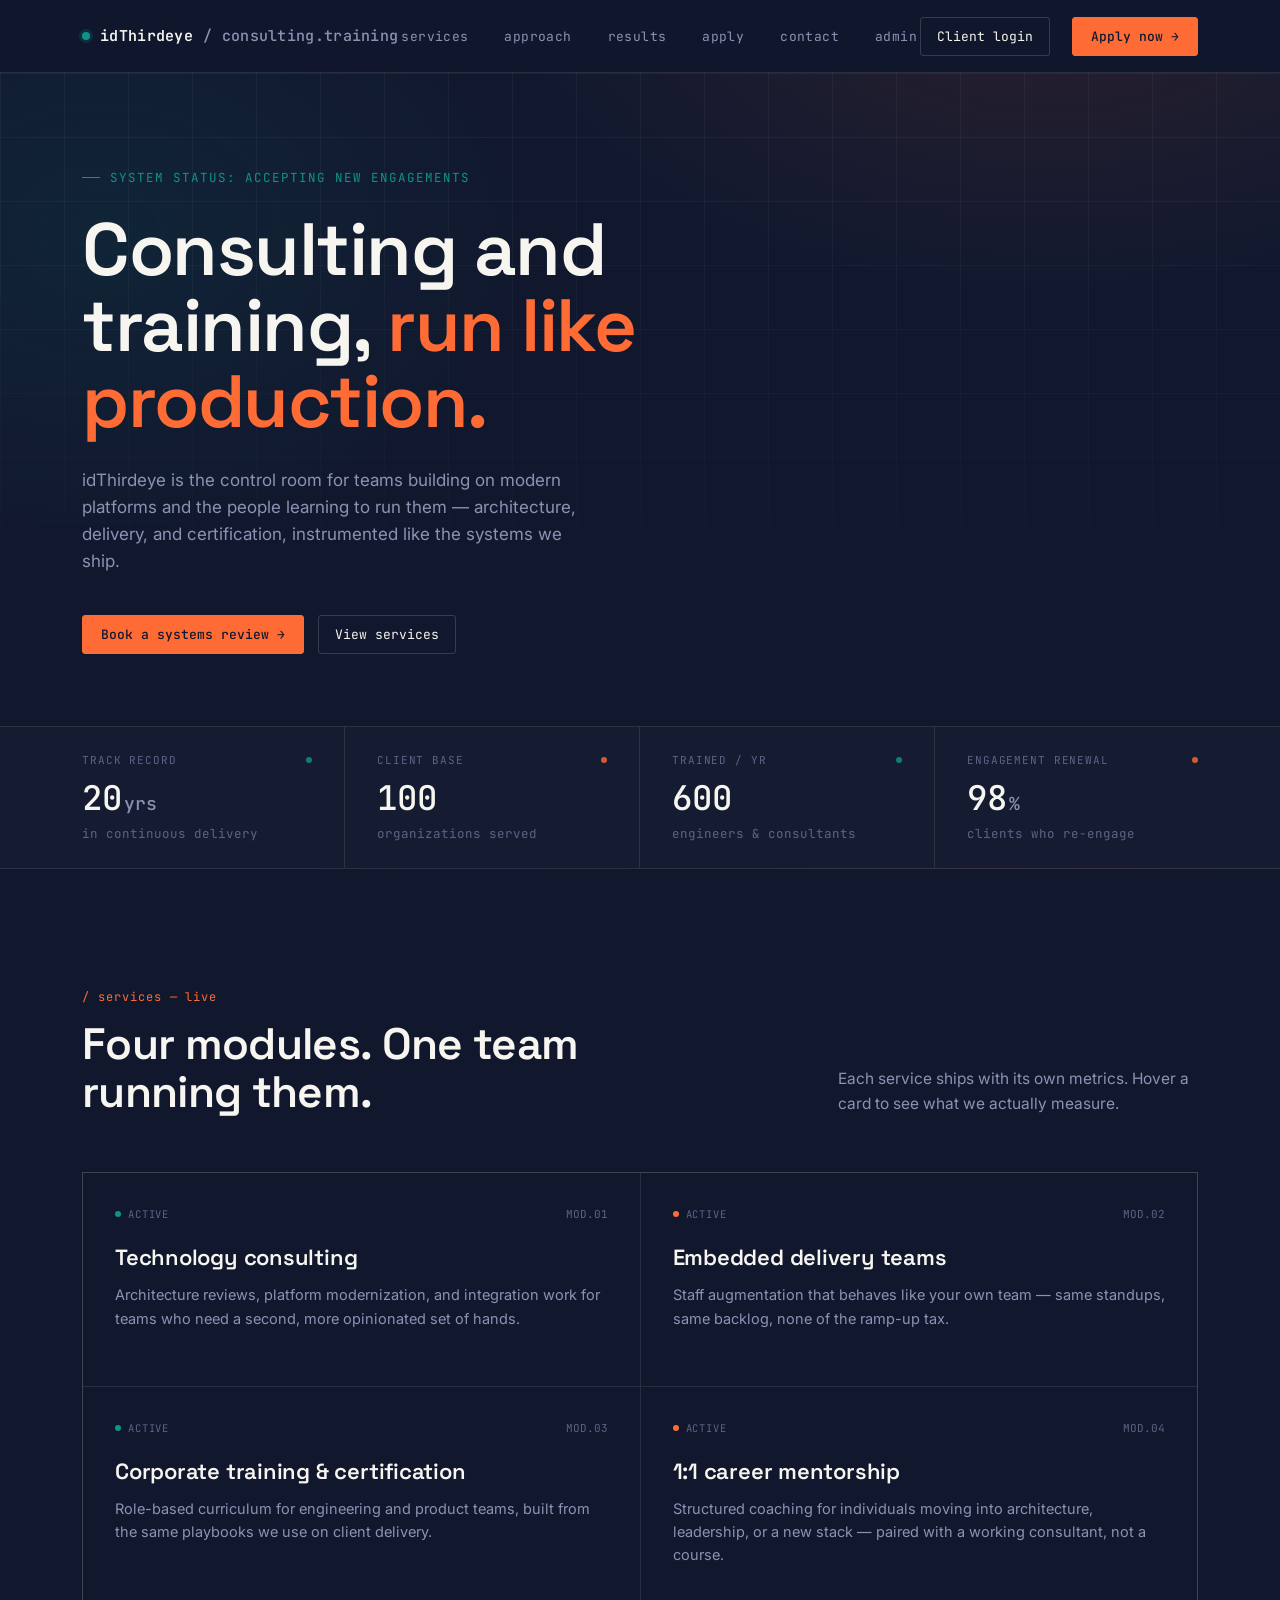
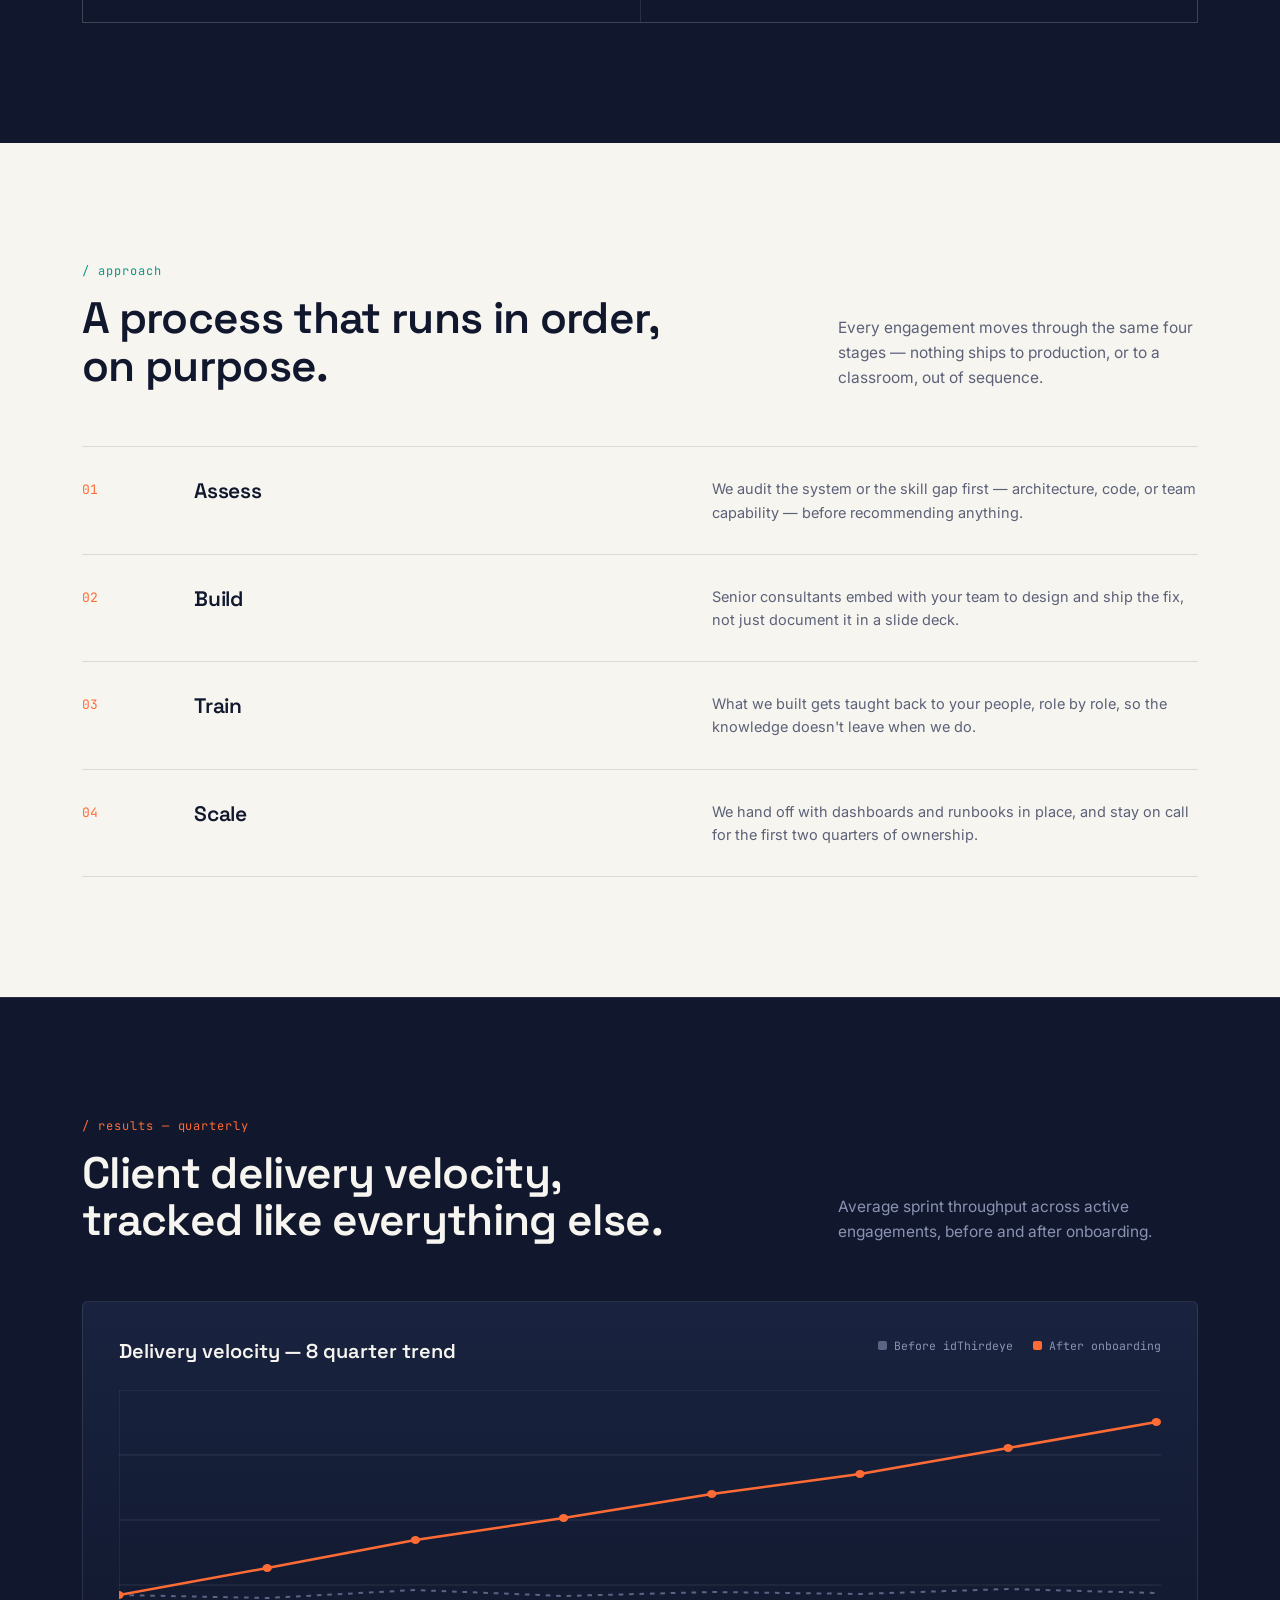
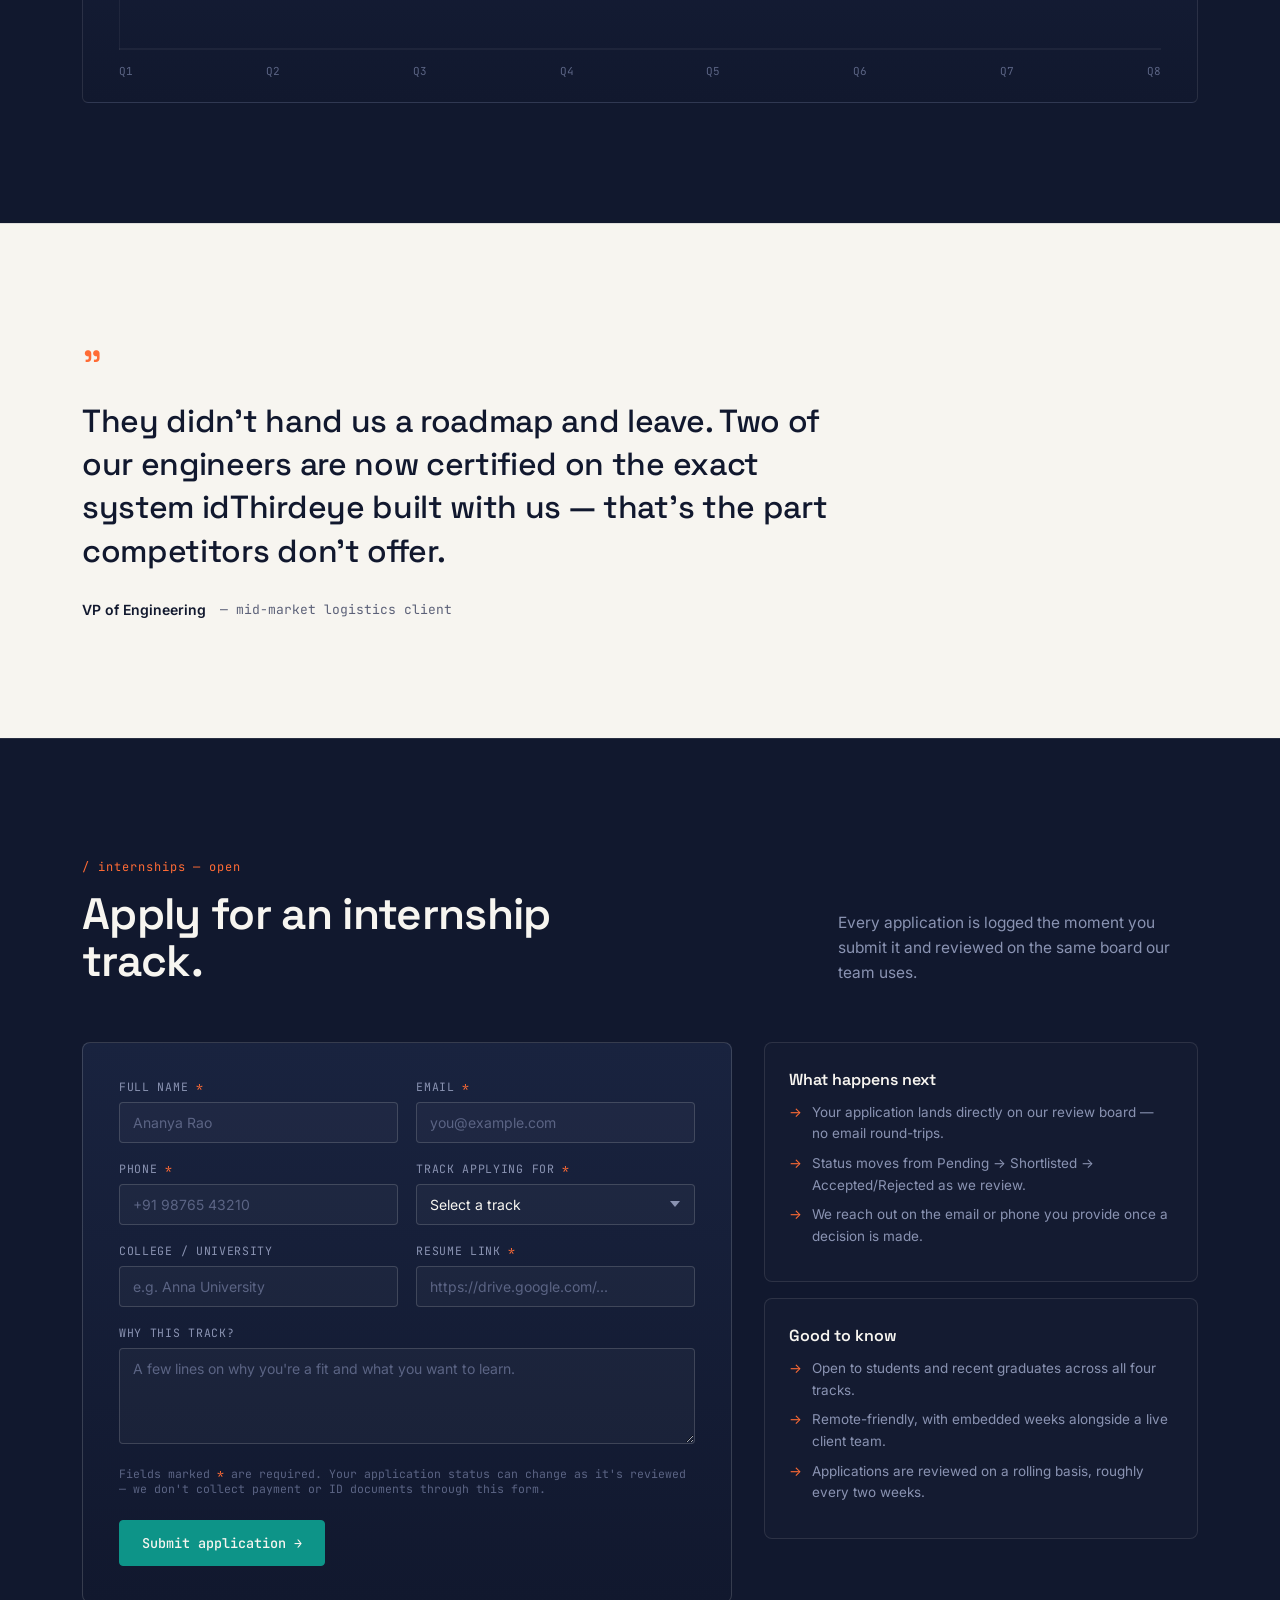
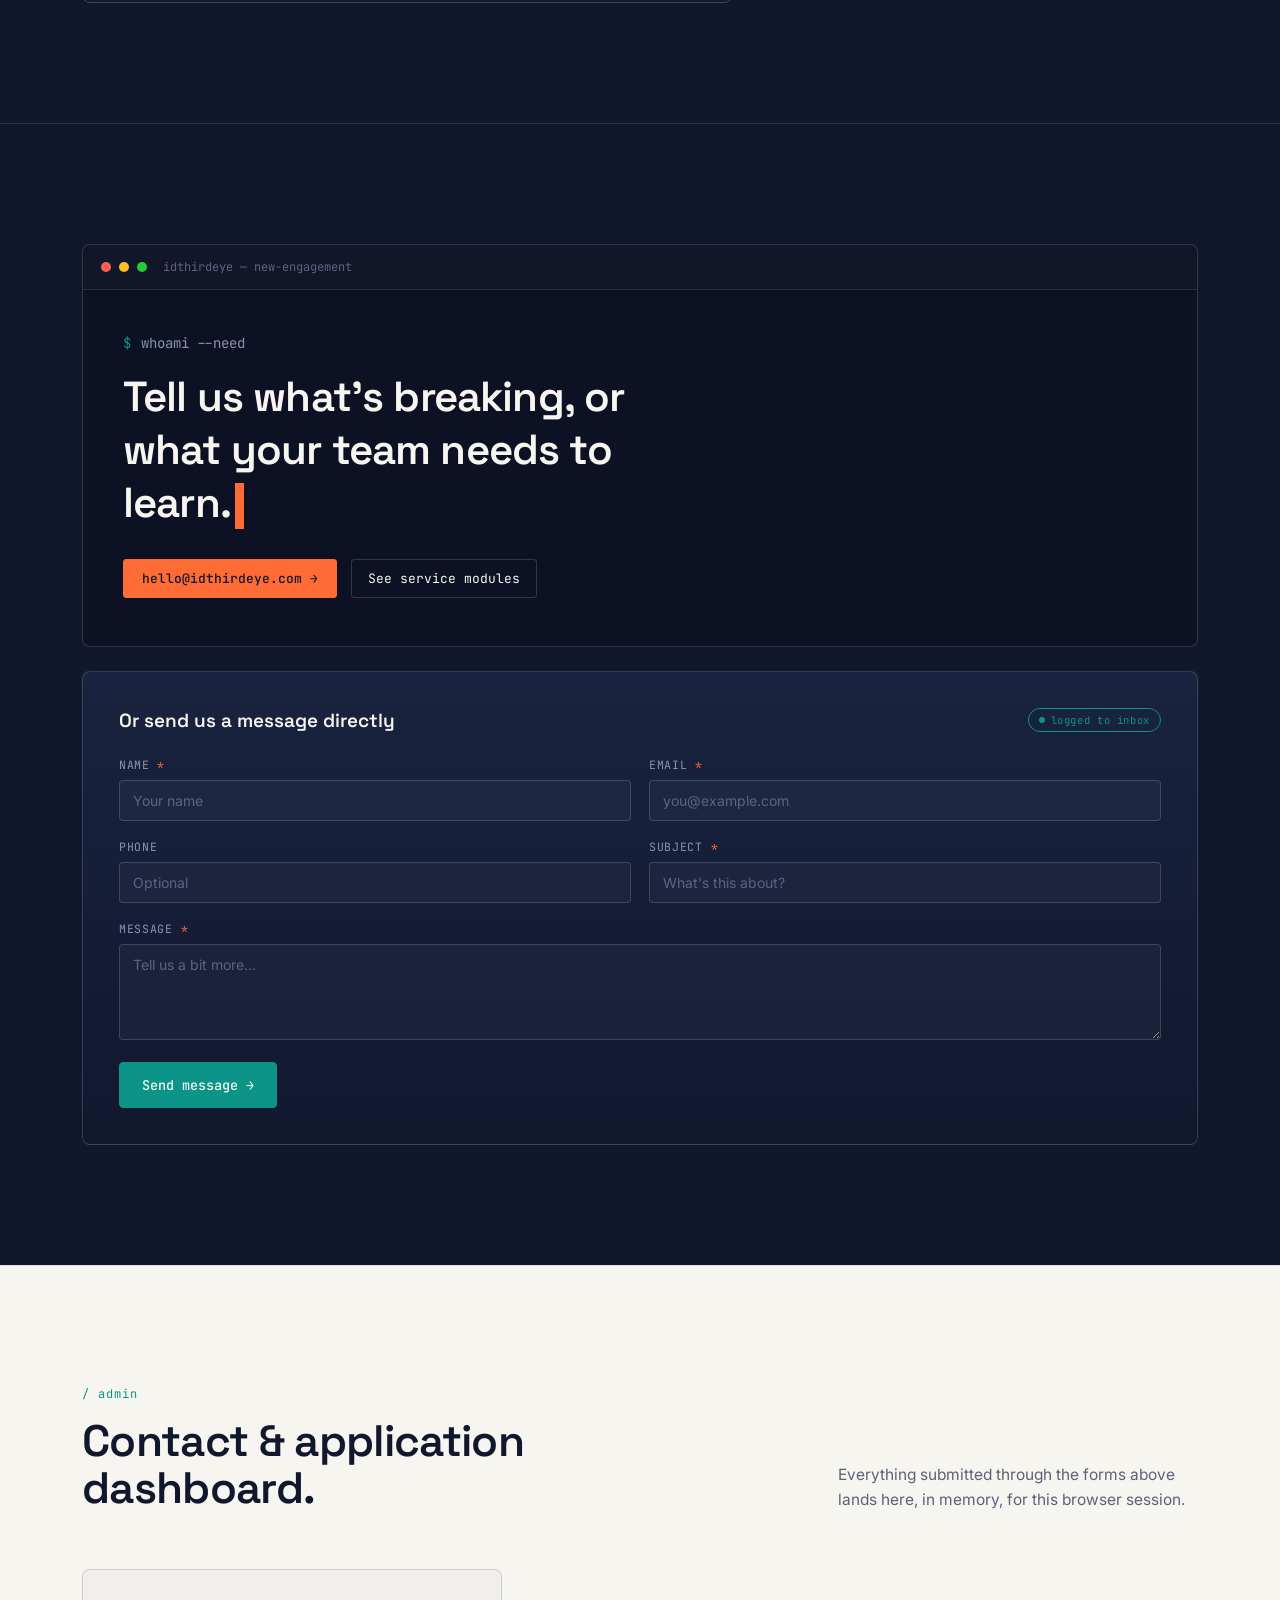
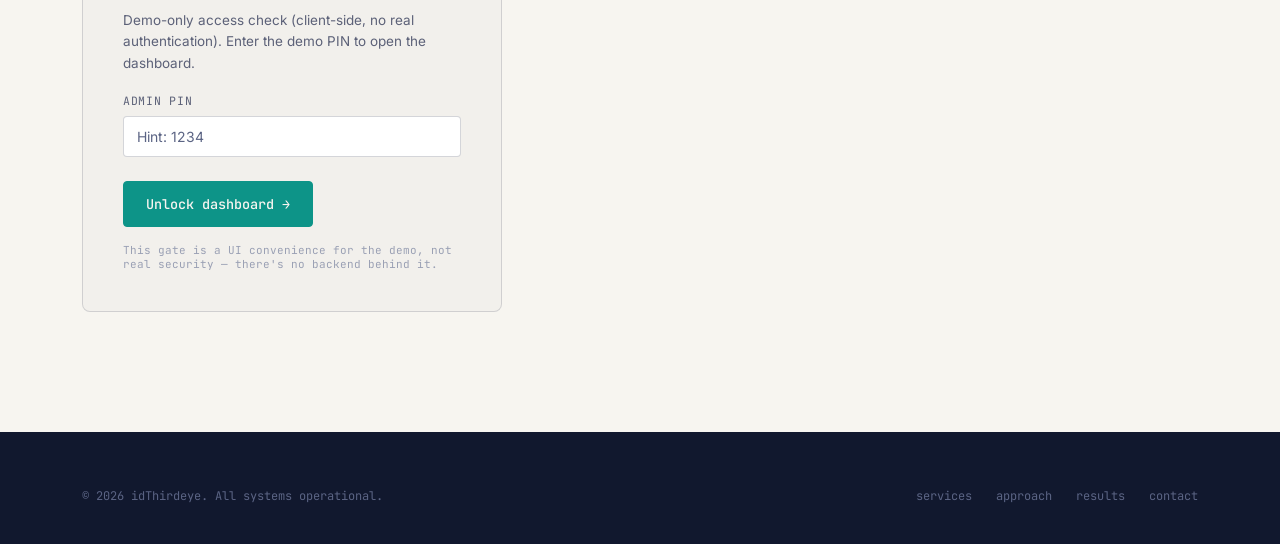
<file: new.html>
<!DOCTYPE html>
<html lang="en">
<head>
<meta charset="UTF-8">
<meta name="viewport" content="width=device-width, initial-scale=1.0">
<title>idThirdeye — Technology consulting &amp; training, run like production</title>
<link rel="preconnect" href="https://fonts.googleapis.com">
<link rel="preconnect" href="https://fonts.gstatic.com" crossorigin>
<link href="https://fonts.googleapis.com/css2?family=Space+Grotesk:wght@400;500;600;700&family=Inter:wght@400;500;600&family=JetBrains+Mono:wght@400;500;600&display=swap" rel="stylesheet">
<style>
  :root{
    --navy: #11182E;
    --navy-light: #19233F;
    --navy-lighter: #232F52;
    --offwhite: #F7F5F0;
    --amber: #FF6B35;
    --teal: #0D9488;
    --muted: #8A93B2;
    --muted-dark: #5B6484;
    --line: rgba(247,245,240,0.10);
    --line-strong: rgba(247,245,240,0.16);
  }
  *{margin:0;padding:0;box-sizing:border-box;}
  html{scroll-behavior:smooth;}
  body{
    background:var(--navy);
    color:var(--offwhite);
    font-family:'Inter',sans-serif;
    -webkit-font-smoothing:antialiased;
    overflow-x:hidden;
  }
  ::selection{background:var(--amber);color:var(--navy);}
  a{color:inherit;text-decoration:none;}
  .mono{font-family:'JetBrains Mono',monospace;}
  .display{font-family:'Space Grotesk',sans-serif;}
 
  @media (prefers-reduced-motion: reduce){
    *{animation-duration:0.001ms !important; animation-iteration-count:1 !important; transition-duration:0.001ms !important; scroll-behavior:auto !important;}
  }
 
  a:focus-visible, button:focus-visible{
    outline:2px solid var(--amber);
    outline-offset:3px;
    border-radius:2px;
  }
 
  .wrap{max-width:1180px;margin:0 auto;padding:0 32px;}
 
  /* ---------- NAV ---------- */
  header{
    position:sticky;top:0;z-index:50;
    background:rgba(17,24,46,0.86);
    backdrop-filter:blur(10px);
    border-bottom:1px solid var(--line);
  }
  nav.wrap{
    display:flex;align-items:center;justify-content:space-between;
    height:72px;
  }
  .logo{
    display:flex;align-items:center;gap:10px;
    font-family:'JetBrains Mono',monospace;
    font-size:15px;font-weight:500;
    letter-spacing:0.02em;
  }
  .logo .dot{
    width:8px;height:8px;border-radius:50%;
    background:var(--teal);
    box-shadow:0 0 0 3px rgba(13,148,136,0.18);
    animation:pulse 2.4s ease-in-out infinite;
  }
  @keyframes pulse{
    0%,100%{box-shadow:0 0 0 3px rgba(13,148,136,0.18);}
    50%{box-shadow:0 0 0 6px rgba(13,148,136,0.06);}
  }
  .logo b{color:var(--offwhite);font-weight:600;}
  .logo span{color:var(--muted);}
  .navlinks{display:flex;align-items:center;gap:36px;}
  .navlinks a{
    font-size:13px;font-family:'JetBrains Mono',monospace;
    color:var(--muted);
    letter-spacing:0.03em;
    transition:color .2s ease;
    position:relative;
  }
  .navlinks a::before{content:"";}
  .navlinks a:hover{color:var(--offwhite);}
  .nav-cta{
    display:flex;align-items:center;gap:22px;
  }
  .btn-primary{
    font-family:'JetBrains Mono',monospace;
    font-size:13px;font-weight:500;
    background:var(--amber);
    color:var(--navy);
    padding:10px 18px;
    border-radius:3px;
    border:1px solid var(--amber);
    display:inline-flex;align-items:center;gap:8px;
    transition:background .2s ease, transform .15s ease;
    cursor:pointer;
  }
  .btn-primary:hover{background:#ff7c4d;transform:translateY(-1px);}
  .btn-ghost{
    font-family:'JetBrains Mono',monospace;
    font-size:13px;
    color:var(--offwhite);
    padding:10px 16px;
    border:1px solid var(--line-strong);
    border-radius:3px;
    transition:border-color .2s ease, background .2s ease;
    cursor:pointer;
    background:transparent;
  }
  .btn-ghost:hover{border-color:var(--teal);background:rgba(13,148,136,0.08);}
 
  @media (max-width:860px){
    .navlinks{display:none;}
  }
 
  /* ---------- HERO ---------- */
  .hero{
    position:relative;
    padding:96px 0 0;
    border-bottom:1px solid var(--line);
    background:
      radial-gradient(ellipse 900px 500px at 82% -10%, rgba(255,107,53,0.10), transparent 60%),
      radial-gradient(ellipse 700px 500px at 8% 20%, rgba(13,148,136,0.10), transparent 60%);
  }
  .hero-grid{
    position:absolute;inset:0;
    background-image:
      linear-gradient(var(--line) 1px, transparent 1px),
      linear-gradient(90deg, var(--line) 1px, transparent 1px);
    background-size:64px 64px;
    -webkit-mask-image:linear-gradient(to bottom, black, transparent 75%);
    mask-image:linear-gradient(to bottom, black, transparent 75%);
    opacity:0.5;
    pointer-events:none;
  }
  .hero-inner{position:relative;z-index:1;}
  .eyebrow{
    font-family:'JetBrains Mono',monospace;
    font-size:12.5px;color:var(--teal);
    letter-spacing:0.08em;
    display:flex;align-items:center;gap:10px;
    margin-bottom:26px;
  }
  .eyebrow::before{
    content:"";width:18px;height:1px;background:var(--teal);
  }
  h1.display{
    font-size:clamp(40px, 6vw, 74px);
    font-weight:600;
    line-height:1.03;
    letter-spacing:-0.02em;
    max-width:820px;
  }
  h1.display em{
    font-style:normal;
    color:var(--amber);
  }
  .hero-sub{
    max-width:520px;
    font-size:17px;
    line-height:1.6;
    color:var(--muted);
    margin:26px 0 40px;
  }
  .hero-actions{display:flex;gap:14px;align-items:center;margin-bottom:72px;flex-wrap:wrap;}
 
  /* Stat strip - "live ops dashboard" */
  .statbar{
    border-top:1px solid var(--line);
    background:rgba(255,255,255,0.015);
  }
  .statbar-inner{
    display:grid;
    grid-template-columns:repeat(4,1fr);
  }
  .stat{
    padding:26px 32px;
    border-right:1px solid var(--line);
    position:relative;
  }
  .stat:last-child{border-right:none;}
  .stat-head{
    display:flex;align-items:center;justify-content:space-between;
    margin-bottom:14px;
  }
  .stat-label{
    font-family:'JetBrains Mono',monospace;
    font-size:11px;letter-spacing:0.08em;
    color:var(--muted-dark);
    text-transform:uppercase;
  }
  .stat-led{width:6px;height:6px;border-radius:50%;background:var(--teal);opacity:0.8;}
  .stat-value{
    font-family:'JetBrains Mono',monospace;
    font-size:34px;font-weight:500;
    color:var(--offwhite);
    line-height:1;
  }
  .stat-value .unit{font-size:18px;color:var(--muted);margin-left:2px;}
  .stat-sub{
    margin-top:10px;font-size:12.5px;color:var(--muted-dark);
    font-family:'JetBrains Mono',monospace;
  }
  @media (max-width:860px){
    .statbar-inner{grid-template-columns:repeat(2,1fr);}
    .stat:nth-child(2){border-right:none;}
  }
  @media (max-width:520px){
    .statbar-inner{grid-template-columns:1fr;}
    .stat{border-right:none;border-bottom:1px solid var(--line);}
  }
 
  /* ---------- SECTION SHARED ---------- */
  section{padding:120px 0;}
  .section-head{
    display:flex;justify-content:space-between;align-items:flex-end;
    margin-bottom:56px;gap:40px;flex-wrap:wrap;
  }
  .section-tag{
    font-family:'JetBrains Mono',monospace;
    font-size:12px;color:var(--amber);
    letter-spacing:0.08em;margin-bottom:16px;
    display:block;
  }
  h2.display{
    font-size:clamp(30px,4vw,44px);
    font-weight:600;letter-spacing:-0.015em;line-height:1.08;
    max-width:600px;
  }
  .section-desc{color:var(--muted);font-size:15.5px;line-height:1.6;max-width:360px;}
 
  /* ---------- SERVICES : dashboard cards ---------- */
  .services{background:var(--navy);}
  .service-grid{
    display:grid;
    grid-template-columns:repeat(2,1fr);
    gap:1px;
    background:var(--line);
    border:1px solid var(--line);
  }
  @media (max-width:760px){.service-grid{grid-template-columns:1fr;}}
 
  .card{
    background:var(--navy);
    padding:34px 32px;
    position:relative;
    overflow:hidden;
    transition:background .3s ease;
    cursor:default;
  }
  .card::before{
    content:"";
    position:absolute;left:0;top:0;bottom:0;width:3px;
    background:var(--accent, var(--teal));
    transform:scaleY(0);
    transform-origin:bottom;
    transition:transform .35s cubic-bezier(.2,.8,.2,1);
  }
  .card:hover{background:var(--navy-light);}
  .card:hover::before{transform:scaleY(1);}
 
  .card-top{display:flex;align-items:center;justify-content:space-between;margin-bottom:22px;}
  .card-status{
    font-family:'JetBrains Mono',monospace;font-size:10.5px;
    letter-spacing:0.08em;color:var(--muted-dark);
    display:flex;align-items:center;gap:7px;
  }
  .card-status .led{width:6px;height:6px;border-radius:50%;background:var(--accent, var(--teal));}
  .card-index{font-family:'JetBrains Mono',monospace;font-size:11px;color:var(--muted-dark);}
 
  .card h3{
    font-family:'Space Grotesk',sans-serif;font-size:22px;font-weight:600;
    margin-bottom:12px;letter-spacing:-0.01em;
  }
  .card p{color:var(--muted);font-size:14.5px;line-height:1.6;margin-bottom:22px;}
 
  .card-detail{
    max-height:0;opacity:0;
    overflow:hidden;
    transition:max-height .4s cubic-bezier(.2,.8,.2,1), opacity .3s ease, margin .3s ease;
  }
  .card:hover .card-detail, .card:focus-within .card-detail{
    max-height:160px;opacity:1;margin-top:4px;
  }
  .card-metrics{
    display:flex;gap:24px;
    padding-top:18px;border-top:1px solid var(--line);
    font-family:'JetBrains Mono',monospace;
  }
  .card-metrics div{font-size:11px;color:var(--muted-dark);}
  .card-metrics strong{
    display:block;font-size:18px;color:var(--offwhite);font-weight:500;
    margin-bottom:3px;
  }
 
  /* ---------- APPROACH ---------- */
  .approach{background:var(--offwhite);color:var(--navy);}
  .approach .section-tag{color:var(--teal);}
  .approach .section-desc{color:#5C6178;}
  .stage-list{
    border-top:1px solid rgba(17,24,46,0.12);
  }
  .stage{
    display:grid;
    grid-template-columns:80px 1fr 1fr;
    gap:32px;
    padding:30px 0;
    border-bottom:1px solid rgba(17,24,46,0.12);
    align-items:start;
  }
  .stage-num{
    font-family:'JetBrains Mono',monospace;
    font-size:13px;color:var(--amber);
    padding-top:4px;
  }
  .stage h4{
    font-family:'Space Grotesk',sans-serif;
    font-size:21px;font-weight:600;letter-spacing:-0.01em;
  }
  .stage p{font-size:14.5px;line-height:1.6;color:#5C6178;}
  @media (max-width:760px){
    .stage{grid-template-columns:44px 1fr;}
    .stage p{grid-column:2/3;}
  }
 
  /* ---------- GROWTH CHART ---------- */
  .growth{background:var(--navy);border-top:1px solid var(--line);}
  .growth-panel{
    border:1px solid var(--line);
    border-radius:6px;
    background:linear-gradient(180deg, var(--navy-light), var(--navy));
    padding:36px 36px 24px;
  }
  .growth-panel-head{
    display:flex;justify-content:space-between;align-items:flex-start;
    margin-bottom:26px;flex-wrap:wrap;gap:16px;
  }
  .growth-panel-head h3{font-family:'Space Grotesk',sans-serif;font-size:20px;font-weight:600;}
  .growth-legend{display:flex;gap:20px;font-family:'JetBrains Mono',monospace;font-size:11.5px;color:var(--muted);}
  .growth-legend span{display:flex;align-items:center;gap:7px;}
  .swatch{width:9px;height:9px;border-radius:2px;}
  .chart-caption{
    display:flex;justify-content:space-between;
    font-family:'JetBrains Mono',monospace;font-size:11px;color:var(--muted-dark);
    margin-top:10px;
  }
 
  /* ---------- TESTIMONIAL ---------- */
  .quote-section{background:var(--offwhite);color:var(--navy);border-top:1px solid rgba(17,24,46,0.1);}
  .quote-wrap{max-width:760px;}
  .quote-mark{font-family:'Space Grotesk',sans-serif;font-size:48px;color:var(--amber);line-height:1;margin-bottom:8px;}
  blockquote{
    font-family:'Space Grotesk',sans-serif;
    font-size:clamp(22px,3vw,32px);
    font-weight:500;line-height:1.35;letter-spacing:-0.01em;
  }
  .quote-attr{
    margin-top:28px;display:flex;align-items:center;gap:14px;
    font-family:'JetBrains Mono',monospace;font-size:13px;color:#5C6178;
  }
  .quote-attr .name{color:var(--navy);font-weight:600;font-family:'Inter',sans-serif;font-size:14px;}
 
  /* ---------- CTA / TERMINAL FOOTER ---------- */
  .cta{background:var(--navy);border-top:1px solid var(--line);}
  .terminal{
    border:1px solid var(--line-strong);
    border-radius:8px;
    background:#0C1224;
    overflow:hidden;
  }
  .terminal-bar{
    display:flex;align-items:center;gap:8px;
    padding:14px 18px;
    border-bottom:1px solid var(--line);
    background:rgba(255,255,255,0.02);
  }
  .terminal-bar .tdot{width:10px;height:10px;border-radius:50%;}
  .terminal-body{padding:44px 40px 48px;}
  .term-line{font-family:'JetBrains Mono',monospace;font-size:14px;color:var(--muted);margin-bottom:10px;}
  .term-line .prompt{color:var(--teal);margin-right:10px;}
  .term-headline{
    font-family:'Space Grotesk',sans-serif;
    font-size:clamp(28px,4vw,42px);
    font-weight:600;letter-spacing:-0.02em;
    margin:18px 0 30px;
    max-width:600px;
  }
  .cursor{
    display:inline-block;width:9px;height:1.1em;background:var(--amber);
    vertical-align:text-bottom;margin-left:4px;
    animation:blink 1s steps(1) infinite;
  }
  @keyframes blink{50%{opacity:0;}}
  .term-actions{display:flex;gap:14px;flex-wrap:wrap;}
 
  footer{padding:56px 0 40px;}
  .foot-inner{
    display:flex;justify-content:space-between;align-items:center;flex-wrap:wrap;gap:20px;
    font-family:'JetBrains Mono',monospace;font-size:12px;color:var(--muted-dark);
  }
  .foot-links{display:flex;gap:24px;flex-wrap:wrap;}
  .foot-links a{color:var(--muted-dark);transition:color .2s;}
  .foot-links a:hover{color:var(--offwhite);}
 
  @media (max-width:600px){
    section{padding:80px 0;}
    .hero{padding-top:64px;}
    .terminal-body{padding:32px 24px;}
  }
 
  /* ============================================================
     APPLY (Internship Application System) + CONTACT (Contact
     Management System) + ADMIN — client-side "mock backend"
     built with plain JS objects/arrays. No server, no
     localStorage: data lives in memory for the session.
     ============================================================ */
 
  .panel{
    border:1px solid var(--line-strong);
    border-radius:8px;
    background:linear-gradient(180deg, var(--navy-light), var(--navy));
    padding:36px;
  }
  @media (max-width:600px){ .panel{padding:24px 20px;} }
 
  .field-row{display:grid;grid-template-columns:1fr 1fr;gap:18px;}
  .field-row.single{grid-template-columns:1fr;}
  @media (max-width:640px){ .field-row{grid-template-columns:1fr;} }
 
  .field{margin-bottom:18px;}
  .field label{
    display:block;font-family:'JetBrains Mono',monospace;
    font-size:11.5px;letter-spacing:0.06em;color:var(--muted);
    text-transform:uppercase;margin-bottom:8px;
  }
  .field .req{color:var(--amber);}
  .field input,
  .field select,
  .field textarea{
    width:100%;
    background:rgba(255,255,255,0.03);
    border:1px solid var(--line-strong);
    border-radius:4px;
    padding:11px 13px;
    color:var(--offwhite);
    font-family:'Inter',sans-serif;
    font-size:14px;
    transition:border-color .2s ease, background .2s ease;
  }
  .field textarea{resize:vertical;min-height:96px;font-family:'Inter',sans-serif;}
  .field input::placeholder, .field textarea::placeholder{color:var(--muted-dark);}
  .field input:focus, .field select:focus, .field textarea:focus{
    outline:none;border-color:var(--teal);background:rgba(13,148,136,0.06);
  }
  .field select{
    appearance:none;
    -webkit-appearance:none;
    background-image:url("data:image/svg+xml;utf8,<svg xmlns='http://www.w3.org/2000/svg' width='10' height='6'><path d='M0 0l5 6 5-6z' fill='%238A93B2'/></svg>");
    background-repeat:no-repeat;
    background-position:right 14px center;
    padding-right:34px;
  }
  .field-error{
    display:none;
    font-family:'JetBrains Mono',monospace;
    font-size:11.5px;color:var(--amber);
    margin-top:6px;
  }
  .field.invalid input, .field.invalid select, .field.invalid textarea{
    border-color:var(--amber);
  }
  .field.invalid .field-error{display:block;}
 
  .form-note{
    font-family:'JetBrains Mono',monospace;font-size:11.5px;color:var(--muted-dark);
    margin-top:4px;margin-bottom:24px;
  }
 
  .btn-submit{
    font-family:'JetBrains Mono',monospace;font-weight:500;font-size:13.5px;
    background:var(--teal);color:var(--offwhite);
    border:1px solid var(--teal);
    padding:13px 22px;border-radius:4px;cursor:pointer;
    display:inline-flex;align-items:center;gap:8px;
    transition:background .2s ease, transform .15s ease;
  }
  .btn-submit:hover{background:#0f6f66;transform:translateY(-1px);}
  .btn-submit:disabled{opacity:0.5;cursor:not-allowed;transform:none;}
 
  /* Apply section layout */
  .apply{background:var(--navy);border-top:1px solid var(--line);}
  .apply-layout{display:grid;grid-template-columns:1.5fr 1fr;gap:32px;align-items:start;}
  @media (max-width:900px){ .apply-layout{grid-template-columns:1fr;} }
 
  .apply-side .side-card{
    border:1px solid var(--line);border-radius:8px;
    padding:26px 24px;margin-bottom:16px;
    background:rgba(255,255,255,0.015);
  }
  .apply-side .side-card h4{
    font-family:'Space Grotesk',sans-serif;font-size:16px;font-weight:600;margin-bottom:12px;
  }
  .apply-side ul{list-style:none;}
  .apply-side li{
    display:flex;gap:10px;font-size:13.5px;color:var(--muted);line-height:1.6;margin-bottom:8px;
  }
  .apply-side li::before{content:"→";color:var(--amber);flex-shrink:0;}
 
  /* Contact form (sits under the terminal in the CTA section) */
  .contact-form-panel{margin-top:24px;}
  .contact-form-panel .panel-head{
    display:flex;align-items:center;justify-content:space-between;margin-bottom:24px;flex-wrap:wrap;gap:10px;
  }
  .contact-form-panel .panel-head h3{font-family:'Space Grotesk',sans-serif;font-size:19px;font-weight:600;}
  .panel-badge{
    font-family:'JetBrains Mono',monospace;font-size:10.5px;letter-spacing:0.06em;
    color:var(--teal);border:1px solid var(--teal);border-radius:20px;
    padding:4px 10px;display:flex;align-items:center;gap:6px;
  }
  .panel-badge .led{width:6px;height:6px;border-radius:50%;background:var(--teal);}
 
  /* Toast */
  #toastHost{
    position:fixed;bottom:24px;right:24px;z-index:200;
    display:flex;flex-direction:column;gap:10px;
    max-width:340px;
  }
  .toast{
    font-family:'JetBrains Mono',monospace;font-size:13px;
    background:#0C1224;border:1px solid var(--line-strong);
    border-left:3px solid var(--teal);
    color:var(--offwhite);
    padding:14px 16px;border-radius:6px;
    box-shadow:0 12px 30px rgba(0,0,0,0.4);
    animation:toastIn .25s ease;
  }
  .toast.error{border-left-color:var(--amber);}
  @keyframes toastIn{from{opacity:0;transform:translateY(8px);} to{opacity:1;transform:translateY(0);}}
 
  /* Admin section */
  .admin{background:var(--offwhite);color:var(--navy);border-top:1px solid rgba(17,24,46,0.1);}
  .admin .section-tag{color:var(--teal);}
  .admin .section-desc{color:#5C6178;}
 
  .admin-gate{
    border:1px solid rgba(17,24,46,0.15);border-radius:8px;
    padding:40px;max-width:420px;
    background:rgba(17,24,46,0.02);
  }
  .admin-gate p{color:#5C6178;font-size:13.5px;margin-bottom:18px;line-height:1.6;}
  .admin-gate .field label{color:#5C6178;}
  .admin-gate .field input{
    background:#fff;color:var(--navy);border:1px solid rgba(17,24,46,0.18);
  }
  .admin-gate .field input:focus{border-color:var(--teal);background:#fff;}
  .admin-gate .btn-submit{margin-top:6px;}
  .admin-hint{
    font-family:'JetBrains Mono',monospace;font-size:11px;color:#9AA0B4;margin-top:16px;
  }
 
  .admin-dashboard{display:none;}
  .admin-stats{
    display:grid;grid-template-columns:repeat(4,1fr);
    gap:1px;background:rgba(17,24,46,0.12);
    border:1px solid rgba(17,24,46,0.12);
    margin-bottom:40px;
  }
  @media (max-width:760px){ .admin-stats{grid-template-columns:repeat(2,1fr);} }
  .admin-stat{background:var(--offwhite);padding:22px 24px;}
  .admin-stat .k{
    font-family:'JetBrains Mono',monospace;font-size:11px;letter-spacing:0.06em;
    color:#8489A0;text-transform:uppercase;margin-bottom:10px;display:block;
  }
  .admin-stat .v{font-family:'JetBrains Mono',monospace;font-size:28px;font-weight:600;}
 
  .admin-tabs{display:flex;gap:8px;margin-bottom:24px;border-bottom:1px solid rgba(17,24,46,0.12);}
  .admin-tab{
    font-family:'JetBrains Mono',monospace;font-size:13px;
    padding:12px 4px;margin-right:24px;color:#8489A0;
    border-bottom:2px solid transparent;cursor:pointer;background:none;border-top:none;border-left:none;border-right:none;
    transition:color .2s ease, border-color .2s ease;
  }
  .admin-tab.active{color:var(--navy);border-bottom-color:var(--amber);}
 
  .admin-toolbar{
    display:flex;gap:12px;flex-wrap:wrap;align-items:center;justify-content:space-between;
    margin-bottom:18px;
  }
  .admin-toolbar input[type="search"], .admin-toolbar select{
    font-family:'Inter',sans-serif;font-size:13.5px;
    border:1px solid rgba(17,24,46,0.18);border-radius:4px;
    padding:9px 12px;background:#fff;color:var(--navy);
  }
  .admin-toolbar .toolbar-right{display:flex;gap:10px;flex-wrap:wrap;}
 
  .table-wrap{overflow-x:auto;border:1px solid rgba(17,24,46,0.12);border-radius:6px;}
  table.data-table{width:100%;border-collapse:collapse;min-width:760px;}
  .data-table thead th{
    text-align:left;font-family:'JetBrains Mono',monospace;font-size:10.5px;
    letter-spacing:0.06em;text-transform:uppercase;color:#8489A0;
    padding:12px 16px;background:rgba(17,24,46,0.03);
    border-bottom:1px solid rgba(17,24,46,0.12);white-space:nowrap;
  }
  .data-table tbody td{
    padding:14px 16px;font-size:13.5px;border-bottom:1px solid rgba(17,24,46,0.08);
    vertical-align:top;
  }
  .data-table tbody tr:last-child td{border-bottom:none;}
  .data-table tbody tr:hover{background:rgba(13,148,136,0.04);}
  .cell-sub{display:block;color:#8489A0;font-size:12px;margin-top:2px;}
  .cell-msg{max-width:260px;color:#5C6178;font-size:13px;line-height:1.5;}
  .cell-link{color:var(--teal);text-decoration:underline;}
 
  .badge{
    font-family:'JetBrains Mono',monospace;font-size:11px;font-weight:500;
    padding:4px 9px;border-radius:20px;display:inline-flex;align-items:center;gap:6px;
    white-space:nowrap;
  }
  .badge .led{width:5px;height:5px;border-radius:50%;}
  .badge.b-unread{background:rgba(255,107,53,0.12);color:#C24E22;}
  .badge.b-unread .led{background:var(--amber);}
  .badge.b-read{background:rgba(13,148,136,0.12);color:#0D7A70;}
  .badge.b-read .led{background:var(--teal);}
  .badge.b-replied{background:rgba(17,24,46,0.08);color:#5C6178;}
  .badge.b-replied .led{background:#8489A0;}
  .badge.b-pending{background:rgba(255,107,53,0.12);color:#C24E22;}
  .badge.b-pending .led{background:var(--amber);}
  .badge.b-shortlisted{background:rgba(13,148,136,0.12);color:#0D7A70;}
  .badge.b-shortlisted .led{background:var(--teal);}
  .badge.b-accepted{background:rgba(17,24,46,0.9);color:#F7F5F0;}
  .badge.b-accepted .led{background:#28C840;}
  .badge.b-rejected{background:rgba(17,24,46,0.06);color:#8489A0;}
  .badge.b-rejected .led{background:#8489A0;}
 
  .row-actions{display:flex;gap:6px;flex-wrap:wrap;align-items:center;}
  .row-actions select{
    font-family:'JetBrains Mono',monospace;font-size:11.5px;
    border:1px solid rgba(17,24,46,0.18);border-radius:4px;
    padding:5px 8px;background:#fff;color:var(--navy);
  }
  .row-btn{
    font-family:'JetBrains Mono',monospace;font-size:11.5px;
    border:1px solid rgba(17,24,46,0.18);border-radius:4px;
    padding:5px 9px;background:#fff;color:#5C6178;cursor:pointer;
    transition:border-color .2s ease, color .2s ease;
  }
  .row-btn:hover{border-color:var(--amber);color:#C24E22;}
 
  .empty-row td{
    text-align:center;padding:40px 16px;color:#8489A0;
    font-family:'JetBrains Mono',monospace;font-size:13px;
  }
 
  .admin-logout{
    font-family:'JetBrains Mono',monospace;font-size:12px;color:#8489A0;
    background:none;border:none;cursor:pointer;text-decoration:underline;
  }
</style>
</head>
<body>
 
<header>
  <nav class="wrap">
    <a href="#" class="logo"><span class="dot"></span><b>idThirdeye</b><span>/ consulting.training</span></a>
    <div class="navlinks">
      <a href="#services">services</a>
      <a href="#approach">approach</a>
      <a href="#growth">results</a>
      <a href="#apply">apply</a>
      <a href="#contact">contact</a>
      <a href="#admin">admin</a>
    </div>
    <div class="nav-cta">
      <a href="#admin" class="btn-ghost">Client login</a>
      <a href="#apply" class="btn-primary">Apply now →</a>
    </div>
  </nav>
</header>
 
<main>
 
  <!-- HERO -->
  <section class="hero" style="padding-bottom:0;">
    <div class="hero-grid"></div>
    <div class="wrap hero-inner">
      <span class="eyebrow mono">SYSTEM STATUS: ACCEPTING NEW ENGAGEMENTS</span>
      <h1 class="display">Consulting and training, <em>run like production.</em></h1>
      <p class="hero-sub">idThirdeye is the control room for teams building on modern platforms and the people learning to run them — architecture, delivery, and certification, instrumented like the systems we ship.</p>
      <div class="hero-actions">
        <a href="#contact" class="btn-primary">Book a systems review →</a>
        <a href="#services" class="btn-ghost">View services</a>
      </div>
    </div>
 
    <div class="statbar">
      <div class="wrap" style="padding:0;">
        <div class="statbar-inner">
          <div class="stat">
            <div class="stat-head"><span class="stat-label">Track record</span><span class="stat-led"></span></div>
            <div class="stat-value" data-target="20" data-suffix="+"><span class="num">0</span><span class="unit">yrs</span></div>
            <div class="stat-sub">in continuous delivery</div>
          </div>
          <div class="stat">
            <div class="stat-head"><span class="stat-label">Client base</span><span class="stat-led" style="background:var(--amber)"></span></div>
            <div class="stat-value" data-target="100" data-suffix="+"><span class="num">0</span></div>
            <div class="stat-sub">organizations served</div>
          </div>
          <div class="stat">
            <div class="stat-head"><span class="stat-label">Trained / yr</span><span class="stat-led"></span></div>
            <div class="stat-value" data-target="600" data-suffix="+"><span class="num">0</span></div>
            <div class="stat-sub">engineers &amp; consultants</div>
          </div>
          <div class="stat">
            <div class="stat-head"><span class="stat-label">Engagement renewal</span><span class="stat-led" style="background:var(--amber)"></span></div>
            <div class="stat-value"><span class="num">0</span><span class="unit">%</span></div>
            <div class="stat-sub">clients who re-engage</div>
          </div>
        </div>
      </div>
    </div>
  </section>
 
  <!-- SERVICES -->
  <section class="services" id="services">
    <div class="wrap">
      <div class="section-head">
        <div>
          <span class="section-tag">/ services — live</span>
          <h2 class="display">Four modules. One team running them.</h2>
        </div>
        <p class="section-desc">Each service ships with its own metrics. Hover a card to see what we actually measure.</p>
      </div>
 
      <div class="service-grid">
        <div class="card" style="--accent:var(--teal);" tabindex="0">
          <div class="card-top">
            <span class="card-status"><span class="led"></span>ACTIVE</span>
            <span class="card-index">MOD.01</span>
          </div>
          <h3>Technology consulting</h3>
          <p>Architecture reviews, platform modernization, and integration work for teams who need a second, more opinionated set of hands.</p>
          <div class="card-detail">
            <div class="card-metrics">
              <div><strong>6–14 wk</strong>avg engagement</div>
              <div><strong>100%</strong>certified architects</div>
              <div><strong>0</strong>handoff surprises</div>
            </div>
          </div>
        </div>
 
        <div class="card" style="--accent:var(--amber);" tabindex="0">
          <div class="card-top">
            <span class="card-status"><span class="led"></span>ACTIVE</span>
            <span class="card-index">MOD.02</span>
          </div>
          <h3>Embedded delivery teams</h3>
          <p>Staff augmentation that behaves like your own team — same standups, same backlog, none of the ramp-up tax.</p>
          <div class="card-detail">
            <div class="card-metrics">
              <div><strong>&lt;3 wk</strong>time to staffed</div>
              <div><strong>92%</strong>extend past 6mo</div>
              <div><strong>1:1</strong>consultant-to-client</div>
            </div>
          </div>
        </div>
 
        <div class="card" style="--accent:var(--teal);" tabindex="0">
          <div class="card-top">
            <span class="card-status"><span class="led"></span>ACTIVE</span>
            <span class="card-index">MOD.03</span>
          </div>
          <h3>Corporate training &amp; certification</h3>
          <p>Role-based curriculum for engineering and product teams, built from the same playbooks we use on client delivery.</p>
          <div class="card-detail">
            <div class="card-metrics">
              <div><strong>600+</strong>trained yearly</div>
              <div><strong>94%</strong>certification pass rate</div>
              <div><strong>12</strong>tracks available</div>
            </div>
          </div>
        </div>
 
        <div class="card" style="--accent:var(--amber);" tabindex="0">
          <div class="card-top">
            <span class="card-status"><span class="led"></span>ACTIVE</span>
            <span class="card-index">MOD.04</span>
          </div>
          <h3>1:1 career mentorship</h3>
          <p>Structured coaching for individuals moving into architecture, leadership, or a new stack — paired with a working consultant, not a course.</p>
          <div class="card-detail">
            <div class="card-metrics">
              <div><strong>8 wk</strong>coaching cycles</div>
              <div><strong>85%</strong>land a promotion/role</div>
              <div><strong>1:1</strong>mentor match</div>
            </div>
          </div>
        </div>
      </div>
    </div>
  </section>
 
  <!-- APPROACH -->
  <section class="approach" id="approach">
    <div class="wrap">
      <div class="section-head">
        <div>
          <span class="section-tag mono">/ approach</span>
          <h2 class="display">A process that runs in order, on purpose.</h2>
        </div>
        <p class="section-desc">Every engagement moves through the same four stages — nothing ships to production, or to a classroom, out of sequence.</p>
      </div>
 
      <div class="stage-list">
        <div class="stage">
          <div class="stage-num">01</div>
          <h4>Assess</h4>
          <p>We audit the system or the skill gap first — architecture, code, or team capability — before recommending anything.</p>
        </div>
        <div class="stage">
          <div class="stage-num">02</div>
          <h4>Build</h4>
          <p>Senior consultants embed with your team to design and ship the fix, not just document it in a slide deck.</p>
        </div>
        <div class="stage">
          <div class="stage-num">03</div>
          <h4>Train</h4>
          <p>What we built gets taught back to your people, role by role, so the knowledge doesn't leave when we do.</p>
        </div>
        <div class="stage">
          <div class="stage-num">04</div>
          <h4>Scale</h4>
          <p>We hand off with dashboards and runbooks in place, and stay on call for the first two quarters of ownership.</p>
        </div>
      </div>
    </div>
  </section>
 
  <!-- GROWTH -->
  <section class="growth" id="growth">
    <div class="wrap">
      <div class="section-head">
        <div>
          <span class="section-tag">/ results — quarterly</span>
          <h2 class="display">Client delivery velocity, tracked like everything else.</h2>
        </div>
        <p class="section-desc">Average sprint throughput across active engagements, before and after onboarding.</p>
      </div>
 
      <div class="growth-panel">
        <div class="growth-panel-head">
          <h3>Delivery velocity — 8 quarter trend</h3>
          <div class="growth-legend">
            <span><span class="swatch" style="background:var(--muted-dark)"></span>Before idThirdeye</span>
            <span><span class="swatch" style="background:var(--amber)"></span>After onboarding</span>
          </div>
        </div>
        <svg viewBox="0 0 900 260" width="100%" height="260" preserveAspectRatio="none" role="img" aria-label="Line chart showing delivery velocity climbing across eight quarters after onboarding, compared with a flat baseline before onboarding.">
          <line x1="0" y1="0" x2="0" y2="260" stroke="var(--line)"></line>
          <g stroke="var(--line)" stroke-width="1">
            <line x1="0" y1="0" x2="900" y2="0"></line>
            <line x1="0" y1="65" x2="900" y2="65"></line>
            <line x1="0" y1="130" x2="900" y2="130"></line>
            <line x1="0" y1="195" x2="900" y2="195"></line>
            <line x1="0" y1="259" x2="900" y2="259"></line>
          </g>
          <polyline points="0,205 128,208 256,200 384,206 512,202 640,204 768,199 896,203"
            fill="none" stroke="var(--muted-dark)" stroke-width="2" stroke-dasharray="4 5"></polyline>
          <polyline id="growthLine" points="0,205 128,205 256,205 384,205 512,205 640,205 768,205 896,205"
            fill="none" stroke="var(--amber)" stroke-width="2.5"></polyline>
          <g id="growthDots"></g>
        </svg>
        <div class="chart-caption">
          <span>Q1</span><span>Q2</span><span>Q3</span><span>Q4</span><span>Q5</span><span>Q6</span><span>Q7</span><span>Q8</span>
        </div>
      </div>
    </div>
  </section>
 
  <!-- QUOTE -->
  <section class="quote-section">
    <div class="wrap">
      <div class="quote-wrap">
        <div class="quote-mark">"</div>
        <blockquote>They didn't hand us a roadmap and leave. Two of our engineers are now certified on the exact system idThirdeye built with us — that's the part competitors don't offer.</blockquote>
        <div class="quote-attr">
          <span class="name">VP of Engineering</span>
          <span>— mid-market logistics client</span>
        </div>
      </div>
    </div>
  </section>
 
  <!-- APPLY (Internship Application System) -->
  <section class="apply" id="apply">
    <div class="wrap">
      <div class="section-head">
        <div>
          <span class="section-tag">/ internships — open</span>
          <h2 class="display">Apply for an internship track.</h2>
        </div>
        <p class="section-desc">Every application is logged the moment you submit it and reviewed on the same board our team uses.</p>
      </div>
 
      <div class="apply-layout">
        <div class="panel">
          <form id="applicationForm" novalidate>
            <div class="field-row">
              <div class="field" data-field="appName">
                <label for="appName">Full name <span class="req">*</span></label>
                <input type="text" id="appName" name="appName" placeholder="Ananya Rao" autocomplete="name">
                <div class="field-error">Enter your full name.</div>
              </div>
              <div class="field" data-field="appEmail">
                <label for="appEmail">Email <span class="req">*</span></label>
                <input type="email" id="appEmail" name="appEmail" placeholder="you@example.com" autocomplete="email">
                <div class="field-error">Enter a valid email address.</div>
              </div>
            </div>
 
            <div class="field-row">
              <div class="field" data-field="appPhone">
                <label for="appPhone">Phone <span class="req">*</span></label>
                <input type="tel" id="appPhone" name="appPhone" placeholder="+91 98765 43210" autocomplete="tel">
                <div class="field-error">Enter a valid phone number.</div>
              </div>
              <div class="field" data-field="appTrack">
                <label for="appTrack">Track applying for <span class="req">*</span></label>
                <select id="appTrack" name="appTrack">
                  <option value="">Select a track</option>
                  <option value="Technology Consulting">Technology consulting</option>
                  <option value="Embedded Delivery">Embedded delivery teams</option>
                  <option value="Training & Certification">Training &amp; certification</option>
                  <option value="Career Mentorship">1:1 career mentorship</option>
                </select>
                <div class="field-error">Choose a track.</div>
              </div>
            </div>
 
            <div class="field-row">
              <div class="field" data-field="appEducation">
                <label for="appEducation">College / university</label>
                <input type="text" id="appEducation" name="appEducation" placeholder="e.g. Anna University">
              </div>
              <div class="field" data-field="appResume">
                <label for="appResume">Resume link <span class="req">*</span></label>
                <input type="url" id="appResume" name="appResume" placeholder="https://drive.google.com/...">
                <div class="field-error">Paste a link to your resume (Drive, Dropbox, etc.).</div>
              </div>
            </div>
 
            <div class="field field-row single">
              <div>
                <label for="appMessage">Why this track?</label>
                <textarea id="appMessage" name="appMessage" placeholder="A few lines on why you're a fit and what you want to learn."></textarea>
              </div>
            </div>
 
            <p class="form-note">Fields marked <span style="color:var(--amber)">*</span> are required. Your application status can change as it's reviewed — we don't collect payment or ID documents through this form.</p>
            <button type="submit" class="btn-submit">Submit application →</button>
          </form>
        </div>
 
        <div class="apply-side">
          <div class="side-card">
            <h4>What happens next</h4>
            <ul>
              <li>Your application lands directly on our review board — no email round-trips.</li>
              <li>Status moves from Pending → Shortlisted → Accepted/Rejected as we review.</li>
              <li>We reach out on the email or phone you provide once a decision is made.</li>
            </ul>
          </div>
          <div class="side-card">
            <h4>Good to know</h4>
            <ul>
              <li>Open to students and recent graduates across all four tracks.</li>
              <li>Remote-friendly, with embedded weeks alongside a live client team.</li>
              <li>Applications are reviewed on a rolling basis, roughly every two weeks.</li>
            </ul>
          </div>
        </div>
      </div>
    </div>
  </section>
 
  <!-- CTA / TERMINAL + CONTACT (Contact Management System) -->
  <section class="cta" id="contact">
    <div class="wrap">
      <div class="terminal">
        <div class="terminal-bar">
          <span class="tdot" style="background:#FF5F57;"></span>
          <span class="tdot" style="background:#FEBC2E;"></span>
          <span class="tdot" style="background:#28C840;"></span>
          <span class="mono" style="font-size:12px;color:var(--muted-dark);margin-left:8px;">idthirdeye — new-engagement</span>
        </div>
        <div class="terminal-body">
          <div class="term-line"><span class="prompt">$</span>whoami --need</div>
          <div class="term-headline">Tell us what's breaking, or what your team needs to learn.<span class="cursor"></span></div>
          <div class="term-actions">
            <a href="mailto:hello@idthirdeye.com" class="btn-primary">hello@idthirdeye.com →</a>
            <a href="#services" class="btn-ghost">See service modules</a>
          </div>
        </div>
      </div>
 
      <div class="panel contact-form-panel">
        <div class="panel-head">
          <h3>Or send us a message directly</h3>
          <span class="panel-badge"><span class="led"></span>logged to inbox</span>
        </div>
        <form id="contactForm" novalidate>
          <div class="field-row">
            <div class="field" data-field="cName">
              <label for="cName">Name <span class="req">*</span></label>
              <input type="text" id="cName" name="cName" placeholder="Your name" autocomplete="name">
              <div class="field-error">Enter your name.</div>
            </div>
            <div class="field" data-field="cEmail">
              <label for="cEmail">Email <span class="req">*</span></label>
              <input type="email" id="cEmail" name="cEmail" placeholder="you@example.com" autocomplete="email">
              <div class="field-error">Enter a valid email address.</div>
            </div>
          </div>
          <div class="field-row">
            <div class="field" data-field="cPhone">
              <label for="cPhone">Phone</label>
              <input type="tel" id="cPhone" name="cPhone" placeholder="Optional" autocomplete="tel">
            </div>
            <div class="field" data-field="cSubject">
              <label for="cSubject">Subject <span class="req">*</span></label>
              <input type="text" id="cSubject" name="cSubject" placeholder="What's this about?">
              <div class="field-error">Add a short subject.</div>
            </div>
          </div>
          <div class="field field-row single" data-field="cMessage">
            <div>
              <label for="cMessage">Message <span class="req">*</span></label>
              <textarea id="cMessage" name="cMessage" placeholder="Tell us a bit more..."></textarea>
              <div class="field-error">Write a short message.</div>
            </div>
          </div>
          <button type="submit" class="btn-submit">Send message →</button>
        </form>
      </div>
    </div>
  </section>
 
  <!-- ADMIN (Contact Management + Internship Application dashboard) -->
  <section class="admin" id="admin">
    <div class="wrap">
      <div class="section-head">
        <div>
          <span class="section-tag mono">/ admin</span>
          <h2 class="display">Contact &amp; application dashboard.</h2>
        </div>
        <p class="section-desc">Everything submitted through the forms above lands here, in memory, for this browser session.</p>
      </div>
 
      <!-- gate -->
      <div class="admin-gate" id="adminGate">
        <p>Demo-only access check (client-side, no real authentication). Enter the demo PIN to open the dashboard.</p>
        <div class="field" data-field="adminPin">
          <label for="adminPin">Admin PIN</label>
          <input type="password" id="adminPin" placeholder="Hint: 1234">
          <div class="field-error">Incorrect PIN. Try again.</div>
        </div>
        <button type="button" class="btn-submit" id="adminUnlockBtn">Unlock dashboard →</button>
        <div class="admin-hint">This gate is a UI convenience for the demo, not real security — there's no backend behind it.</div>
      </div>
 
      <!-- dashboard -->
      <div class="admin-dashboard" id="adminDashboard">
        <div class="admin-stats">
          <div class="admin-stat"><span class="k">Total contacts</span><span class="v" id="statTotalContacts">0</span></div>
          <div class="admin-stat"><span class="k">Unread contacts</span><span class="v" id="statUnreadContacts">0</span></div>
          <div class="admin-stat"><span class="k">Total applications</span><span class="v" id="statTotalApps">0</span></div>
          <div class="admin-stat"><span class="k">Pending applications</span><span class="v" id="statPendingApps">0</span></div>
        </div>
 
        <div class="admin-tabs">
          <button type="button" class="admin-tab active" data-tab="contacts">Contacts</button>
          <button type="button" class="admin-tab" data-tab="applications">Applications</button>
          <button type="button" class="admin-logout" id="adminLockBtn" style="margin-left:auto;">Lock dashboard</button>
        </div>
 
        <!-- Contacts tab -->
        <div class="admin-tab-panel" id="tabContacts">
          <div class="admin-toolbar">
            <input type="search" id="contactSearch" placeholder="Search contacts by name, email, subject…">
            <div class="toolbar-right">
              <select id="contactStatusFilter">
                <option value="">All statuses</option>
                <option value="unread">Unread</option>
                <option value="read">Read</option>
                <option value="replied">Replied</option>
              </select>
            </div>
          </div>
          <div class="table-wrap">
            <table class="data-table">
              <thead>
                <tr>
                  <th>Contact</th>
                  <th>Subject / message</th>
                  <th>Received</th>
                  <th>Status</th>
                  <th>Actions</th>
                </tr>
              </thead>
              <tbody id="contactsTbody"></tbody>
            </table>
          </div>
        </div>
 
        <!-- Applications tab -->
        <div class="admin-tab-panel" id="tabApplications" style="display:none;">
          <div class="admin-toolbar">
            <input type="search" id="appSearch" placeholder="Search applicants by name, email, track…">
            <div class="toolbar-right">
              <select id="appStatusFilter">
                <option value="">All statuses</option>
                <option value="pending">Pending</option>
                <option value="shortlisted">Shortlisted</option>
                <option value="accepted">Accepted</option>
                <option value="rejected">Rejected</option>
              </select>
            </div>
          </div>
          <div class="table-wrap">
            <table class="data-table">
              <thead>
                <tr>
                  <th>Applicant</th>
                  <th>Track</th>
                  <th>Resume</th>
                  <th>Applied</th>
                  <th>Status</th>
                  <th>Actions</th>
                </tr>
              </thead>
              <tbody id="appsTbody"></tbody>
            </table>
          </div>
        </div>
      </div>
    </div>
  </section>
 
</main>
 
<div id="toastHost" aria-live="polite"></div>
 
<footer>
  <div class="wrap foot-inner">
    <span>© 2026 idThirdeye. All systems operational.</span>
    <div class="foot-links">
      <a href="#services">services</a>
      <a href="#approach">approach</a>
      <a href="#growth">results</a>
      <a href="#contact">contact</a>
    </div>
  </div>
</footer>
 
<script>
  // Animated stat counters, triggered on scroll into view
  const stats = document.querySelectorAll('.stat-value');
  const reduceMotion = window.matchMedia('(prefers-reduced-motion: reduce)').matches;
 
  function animateCount(el){
    const target = el.dataset.target ? parseInt(el.dataset.target,10) : 98;
    const numEl = el.querySelector('.num');
    if(reduceMotion){ numEl.textContent = target; return; }
    let start = 0;
    const duration = 1400;
    const startTime = performance.now();
    function tick(now){
      const p = Math.min((now - startTime)/duration, 1);
      const eased = 1 - Math.pow(1-p, 3);
      numEl.textContent = Math.round(eased * target);
      if(p < 1) requestAnimationFrame(tick);
    }
    requestAnimationFrame(tick);
  }
 
  const io = new IntersectionObserver((entries)=>{
    entries.forEach(entry=>{
      if(entry.isIntersecting){
        animateCount(entry.target);
        io.unobserve(entry.target);
      }
    });
  }, {threshold:0.4});
  stats.forEach(s=>io.observe(s));
 
  // Growth chart line reveal
  const growthPoints = [205,178,150,128,104,84,58,32];
  const xs = [0,128,256,384,512,640,768,896];
  const line = document.getElementById('growthLine');
  const dotsG = document.getElementById('growthDots');
 
  function buildPoints(vals){
    return xs.map((x,i)=>`${x},${vals[i]}`).join(' ');
  }
 
  const chartPanel = document.querySelector('.growth-panel');
  let chartAnimated = false;
  const chartIo = new IntersectionObserver((entries)=>{
    entries.forEach(entry=>{
      if(entry.isIntersecting && !chartAnimated){
        chartAnimated = true;
        if(reduceMotion){
          line.setAttribute('points', buildPoints(growthPoints));
        } else {
          let step = 0;
          const flat = [205,205,205,205,205,205,205,205];
          const steps = 30;
          const interval = setInterval(()=>{
            step++;
            const p = step/steps;
            const eased = 1 - Math.pow(1-p,3);
            const current = flat.map((v,i)=> v + (growthPoints[i]-v)*eased );
            line.setAttribute('points', buildPoints(current));
            if(step>=steps){
              clearInterval(interval);
              dotsG.innerHTML = xs.map((x,i)=>`<circle cx="${x}" cy="${growthPoints[i]}" r="4" fill="#FF6B35" />`).join('');
            }
          }, 16);
        }
        chartIo.unobserve(entry.target);
      }
    });
  }, {threshold:0.3});
  if(chartPanel) chartIo.observe(chartPanel);
</script>
 
<script>
/* ============================================================
   MOCK BACKEND
   Plain JS objects/arrays standing in for a real API + database.
   Everything lives in memory for this page session — no server,
   no localStorage (per artifact sandboxing rules). Reloading the
   page resets the data, same as restarting an in-memory server.
   ============================================================ */
(function(){
 
  const DB = {
    contacts: [],
    applications: [],
    _contactSeq: 1,
    _appSeq: 1
  };
 
  function nowLabel(){
    const d = new Date();
    return d.toLocaleDateString(undefined,{month:'short',day:'numeric'}) + ' · ' +
           d.toLocaleTimeString(undefined,{hour:'2-digit',minute:'2-digit'});
  }
 
  // ---- "API" layer -----------------------------------------------------
  const ContactService = {
    create(payload){
      const record = Object.assign({
        id: DB._contactSeq++,
        status: 'unread',
        receivedLabel: nowLabel(),
        createdAt: Date.now()
      }, payload);
      DB.contacts.unshift(record);
      return record;
    },
    list(){ return DB.contacts.slice(); },
    setStatus(id, status){
      const rec = DB.contacts.find(c => c.id === id);
      if(rec) rec.status = status;
      return rec;
    },
    remove(id){
      DB.contacts = DB.contacts.filter(c => c.id !== id);
    },
    stats(){
      return {
        total: DB.contacts.length,
        unread: DB.contacts.filter(c => c.status === 'unread').length
      };
    }
  };
 
  const ApplicationService = {
    create(payload){
      const record = Object.assign({
        id: DB._appSeq++,
        status: 'pending',
        appliedLabel: nowLabel(),
        createdAt: Date.now()
      }, payload);
      DB.applications.unshift(record);
      return record;
    },
    list(){ return DB.applications.slice(); },
    setStatus(id, status){
      const rec = DB.applications.find(a => a.id === id);
      if(rec) rec.status = status;
      return rec;
    },
    remove(id){
      DB.applications = DB.applications.filter(a => a.id !== id);
    },
    stats(){
      return {
        total: DB.applications.length,
        pending: DB.applications.filter(a => a.status === 'pending').length
      };
    }
  };
 
  // ---- seed a little demo data so the dashboard isn't empty on load ----
  ContactService.create({name:'Priya Menon', email:'priya.menon@example.com', phone:'+91 90000 11122', subject:'Question about embedded delivery pricing', message:'Could you share a ballpark for a 3-month embedded engagement with 2 engineers?'});
  ContactService.setStatus(1, 'read');
  ContactService.create({name:'Daniel Osei', email:'daniel.osei@example.com', phone:'', subject:'Training for a 15-person team', message:'Interested in the certification track for our platform team, timeline is next quarter.'});
 
  ApplicationService.create({name:'Rahul Verma', email:'rahul.verma@example.com', phone:'+91 98111 22334', track:'Technology Consulting', education:'NIT Trichy', resume:'https://drive.google.com/sample-resume-1', message:'Want hands-on architecture review experience.'});
  ApplicationService.setStatus(1, 'shortlisted');
  ApplicationService.create({name:'Sofia Martins', email:'sofia.martins@example.com', phone:'+55 11 98888 7766', track:'Training & Certification', education:'PUC-SP', resume:'https://drive.google.com/sample-resume-2', message:'Would love to build curriculum experience alongside delivery work.'});
 
  // ---- helpers -----------------------------------------------------------
  function escapeHtml(str){
    return String(str || '').replace(/[&<>"']/g, s => ({
      '&':'&amp;','<':'&lt;','>':'&gt;','"':'&quot;',"'":'&#39;'
    }[s]));
  }
 
  function showToast(message, type){
    const host = document.getElementById('toastHost');
    const t = document.createElement('div');
    t.className = 'toast' + (type === 'error' ? ' error' : '');
    t.textContent = message;
    host.appendChild(t);
    setTimeout(()=>{
      t.style.transition = 'opacity .3s ease';
      t.style.opacity = '0';
      setTimeout(()=> t.remove(), 300);
    }, 3400);
  }
 
  function setFieldError(fieldEl, hasError){
    if(!fieldEl) return;
    fieldEl.classList.toggle('invalid', !!hasError);
  }
 
  function isValidEmail(v){
    return /^[^\s@]+@[^\s@]+\.[^\s@]+$/.test(v);
  }
  function isValidPhone(v){
    return /^[0-9+\-()\s]{7,20}$/.test(v);
  }
  function isValidUrl(v){
    try{ new URL(v); return true; } catch(e){ return false; }
  }
 
  // ---- CONTACT FORM -------------------------------------------------------
  const contactForm = document.getElementById('contactForm');
  contactForm.addEventListener('submit', function(e){
    e.preventDefault();
 
    const name = document.getElementById('cName').value.trim();
    const email = document.getElementById('cEmail').value.trim();
    const phone = document.getElementById('cPhone').value.trim();
    const subject = document.getElementById('cSubject').value.trim();
    const message = document.getElementById('cMessage').value.trim();
 
    let valid = true;
    const fName = contactForm.querySelector('[data-field="cName"]');
    const fEmail = contactForm.querySelector('[data-field="cEmail"]');
    const fSubject = contactForm.querySelector('[data-field="cSubject"]');
    const fMessage = contactForm.querySelector('[data-field="cMessage"]');
 
    setFieldError(fName, !name); if(!name) valid = false;
    setFieldError(fEmail, !isValidEmail(email)); if(!isValidEmail(email)) valid = false;
    setFieldError(fSubject, !subject); if(!subject) valid = false;
    setFieldError(fMessage, !message); if(!message) valid = false;
 
    if(!valid){
      showToast('Please fix the highlighted fields.', 'error');
      return;
    }
 
    ContactService.create({name, email, phone, subject, message});
    showToast('Message sent — our team will get back to you soon.');
    contactForm.reset();
    renderContacts();
    renderAdminStats();
  });
 
  // ---- APPLICATION FORM ----------------------------------------------------
  const applicationForm = document.getElementById('applicationForm');
  applicationForm.addEventListener('submit', function(e){
    e.preventDefault();
 
    const name = document.getElementById('appName').value.trim();
    const email = document.getElementById('appEmail').value.trim();
    const phone = document.getElementById('appPhone').value.trim();
    const track = document.getElementById('appTrack').value;
    const education = document.getElementById('appEducation').value.trim();
    const resume = document.getElementById('appResume').value.trim();
    const message = document.getElementById('appMessage').value.trim();
 
    let valid = true;
    const fName = applicationForm.querySelector('[data-field="appName"]');
    const fEmail = applicationForm.querySelector('[data-field="appEmail"]');
    const fPhone = applicationForm.querySelector('[data-field="appPhone"]');
    const fTrack = applicationForm.querySelector('[data-field="appTrack"]');
    const fResume = applicationForm.querySelector('[data-field="appResume"]');
 
    setFieldError(fName, !name); if(!name) valid = false;
    setFieldError(fEmail, !isValidEmail(email)); if(!isValidEmail(email)) valid = false;
    setFieldError(fPhone, !isValidPhone(phone)); if(!isValidPhone(phone)) valid = false;
    setFieldError(fTrack, !track); if(!track) valid = false;
    setFieldError(fResume, !isValidUrl(resume)); if(!isValidUrl(resume)) valid = false;
 
    if(!valid){
      showToast('Please fix the highlighted fields.', 'error');
      return;
    }
 
    ApplicationService.create({name, email, phone, track, education, resume, message});
    showToast('Application submitted — status: Pending review.');
    applicationForm.reset();
    renderApplications();
    renderAdminStats();
  });
 
  // ---- ADMIN: gate --------------------------------------------------------
  const ADMIN_PIN = '1234'; // demo-only, client-side check — not real auth
  const adminGate = document.getElementById('adminGate');
  const adminDashboard = document.getElementById('adminDashboard');
  const adminPinField = document.getElementById('adminPin');
  const adminPinFieldWrap = adminGate.querySelector('[data-field="adminPin"]');
 
  document.getElementById('adminUnlockBtn').addEventListener('click', function(){
    if(adminPinField.value.trim() === ADMIN_PIN){
      setFieldError(adminPinFieldWrap, false);
      adminGate.style.display = 'none';
      adminDashboard.style.display = 'block';
      renderAdminStats();
      renderContacts();
      renderApplications();
    } else {
      setFieldError(adminPinFieldWrap, true);
    }
  });
  adminPinField.addEventListener('keydown', function(e){
    if(e.key === 'Enter') document.getElementById('adminUnlockBtn').click();
  });
  document.getElementById('adminLockBtn').addEventListener('click', function(){
    adminDashboard.style.display = 'none';
    adminGate.style.display = 'block';
    adminPinField.value = '';
  });
 
  // ---- ADMIN: tabs ----------------------------------------------------------
  document.querySelectorAll('.admin-tab').forEach(btn=>{
    btn.addEventListener('click', function(){
      document.querySelectorAll('.admin-tab').forEach(b=>b.classList.remove('active'));
      btn.classList.add('active');
      const tab = btn.dataset.tab;
      document.getElementById('tabContacts').style.display = tab === 'contacts' ? 'block' : 'none';
      document.getElementById('tabApplications').style.display = tab === 'applications' ? 'block' : 'none';
    });
  });
 
  // ---- ADMIN: stats -----------------------------------------------------------
  function renderAdminStats(){
    const cs = ContactService.stats();
    const as = ApplicationService.stats();
    document.getElementById('statTotalContacts').textContent = cs.total;
    document.getElementById('statUnreadContacts').textContent = cs.unread;
    document.getElementById('statTotalApps').textContent = as.total;
    document.getElementById('statPendingApps').textContent = as.pending;
  }
 
  // ---- ADMIN: contacts table ---------------------------------------------------
  const contactSearch = document.getElementById('contactSearch');
  const contactStatusFilter = document.getElementById('contactStatusFilter');
  contactSearch.addEventListener('input', renderContacts);
  contactStatusFilter.addEventListener('change', renderContacts);
 
  function renderContacts(){
    const tbody = document.getElementById('contactsTbody');
    const q = contactSearch.value.trim().toLowerCase();
    const statusFilter = contactStatusFilter.value;
 
    let rows = ContactService.list().filter(c=>{
      const matchesQ = !q || [c.name,c.email,c.subject,c.message].join(' ').toLowerCase().includes(q);
      const matchesStatus = !statusFilter || c.status === statusFilter;
      return matchesQ && matchesStatus;
    });
 
    if(rows.length === 0){
      tbody.innerHTML = '<tr class="empty-row"><td colspan="5">No contacts match this view yet.</td></tr>';
      return;
    }
 
    tbody.innerHTML = rows.map(c => `
      <tr>
        <td>
          <strong>${escapeHtml(c.name)}</strong>
          <span class="cell-sub">${escapeHtml(c.email)}${c.phone ? ' · ' + escapeHtml(c.phone) : ''}</span>
        </td>
        <td>
          <strong>${escapeHtml(c.subject)}</strong>
          <div class="cell-msg">${escapeHtml(c.message)}</div>
        </td>
        <td class="mono" style="white-space:nowrap;">${escapeHtml(c.receivedLabel)}</td>
        <td><span class="badge b-${c.status}"><span class="led"></span>${c.status}</span></td>
        <td>
          <div class="row-actions">
            <select data-id="${c.id}" class="contactStatusSelect">
              <option value="unread" ${c.status==='unread'?'selected':''}>Unread</option>
              <option value="read" ${c.status==='read'?'selected':''}>Read</option>
              <option value="replied" ${c.status==='replied'?'selected':''}>Replied</option>
            </select>
            <button type="button" class="row-btn" data-id="${c.id}" data-action="delete-contact">Delete</button>
          </div>
        </td>
      </tr>
    `).join('');
 
    tbody.querySelectorAll('.contactStatusSelect').forEach(sel=>{
      sel.addEventListener('change', function(){
        ContactService.setStatus(parseInt(this.dataset.id,10), this.value);
        renderContacts();
        renderAdminStats();
      });
    });
    tbody.querySelectorAll('[data-action="delete-contact"]').forEach(btn=>{
      btn.addEventListener('click', function(){
        ContactService.remove(parseInt(this.dataset.id,10));
        renderContacts();
        renderAdminStats();
        showToast('Contact deleted.');
      });
    });
  }
 
  // ---- ADMIN: applications table ------------------------------------------------
  const appSearch = document.getElementById('appSearch');
  const appStatusFilter = document.getElementById('appStatusFilter');
  appSearch.addEventListener('input', renderApplications);
  appStatusFilter.addEventListener('change', renderApplications);
 
  function renderApplications(){
    const tbody = document.getElementById('appsTbody');
    const q = appSearch.value.trim().toLowerCase();
    const statusFilter = appStatusFilter.value;
 
    let rows = ApplicationService.list().filter(a=>{
      const matchesQ = !q || [a.name,a.email,a.track,a.education].join(' ').toLowerCase().includes(q);
      const matchesStatus = !statusFilter || a.status === statusFilter;
      return matchesQ && matchesStatus;
    });
 
    if(rows.length === 0){
      tbody.innerHTML = '<tr class="empty-row"><td colspan="6">No applications match this view yet.</td></tr>';
      return;
    }
 
    tbody.innerHTML = rows.map(a => `
      <tr>
        <td>
          <strong>${escapeHtml(a.name)}</strong>
          <span class="cell-sub">${escapeHtml(a.email)}${a.phone ? ' · ' + escapeHtml(a.phone) : ''}</span>
          ${a.education ? `<span class="cell-sub">${escapeHtml(a.education)}</span>` : ''}
        </td>
        <td>${escapeHtml(a.track)}</td>
        <td>${a.resume ? `<a class="cell-link" href="${escapeHtml(a.resume)}" target="_blank" rel="noopener">View resume</a>` : '—'}</td>
        <td class="mono" style="white-space:nowrap;">${escapeHtml(a.appliedLabel)}</td>
        <td><span class="badge b-${a.status}"><span class="led"></span>${a.status}</span></td>
        <td>
          <div class="row-actions">
            <select data-id="${a.id}" class="appStatusSelect">
              <option value="pending" ${a.status==='pending'?'selected':''}>Pending</option>
              <option value="shortlisted" ${a.status==='shortlisted'?'selected':''}>Shortlisted</option>
              <option value="accepted" ${a.status==='accepted'?'selected':''}>Accepted</option>
              <option value="rejected" ${a.status==='rejected'?'selected':''}>Rejected</option>
            </select>
            <button type="button" class="row-btn" data-id="${a.id}" data-action="delete-app">Delete</button>
          </div>
        </td>
      </tr>
    `).join('');
 
    tbody.querySelectorAll('.appStatusSelect').forEach(sel=>{
      sel.addEventListener('change', function(){
        ApplicationService.setStatus(parseInt(this.dataset.id,10), this.value);
        renderApplications();
        renderAdminStats();
      });
    });
    tbody.querySelectorAll('[data-action="delete-app"]').forEach(btn=>{
      btn.addEventListener('click', function(){
        ApplicationService.remove(parseInt(this.dataset.id,10));
        renderApplications();
        renderAdminStats();
        showToast('Application deleted.');
      });
    });
  }
 
})();
</script>
 
</body>
</html>
</file>
